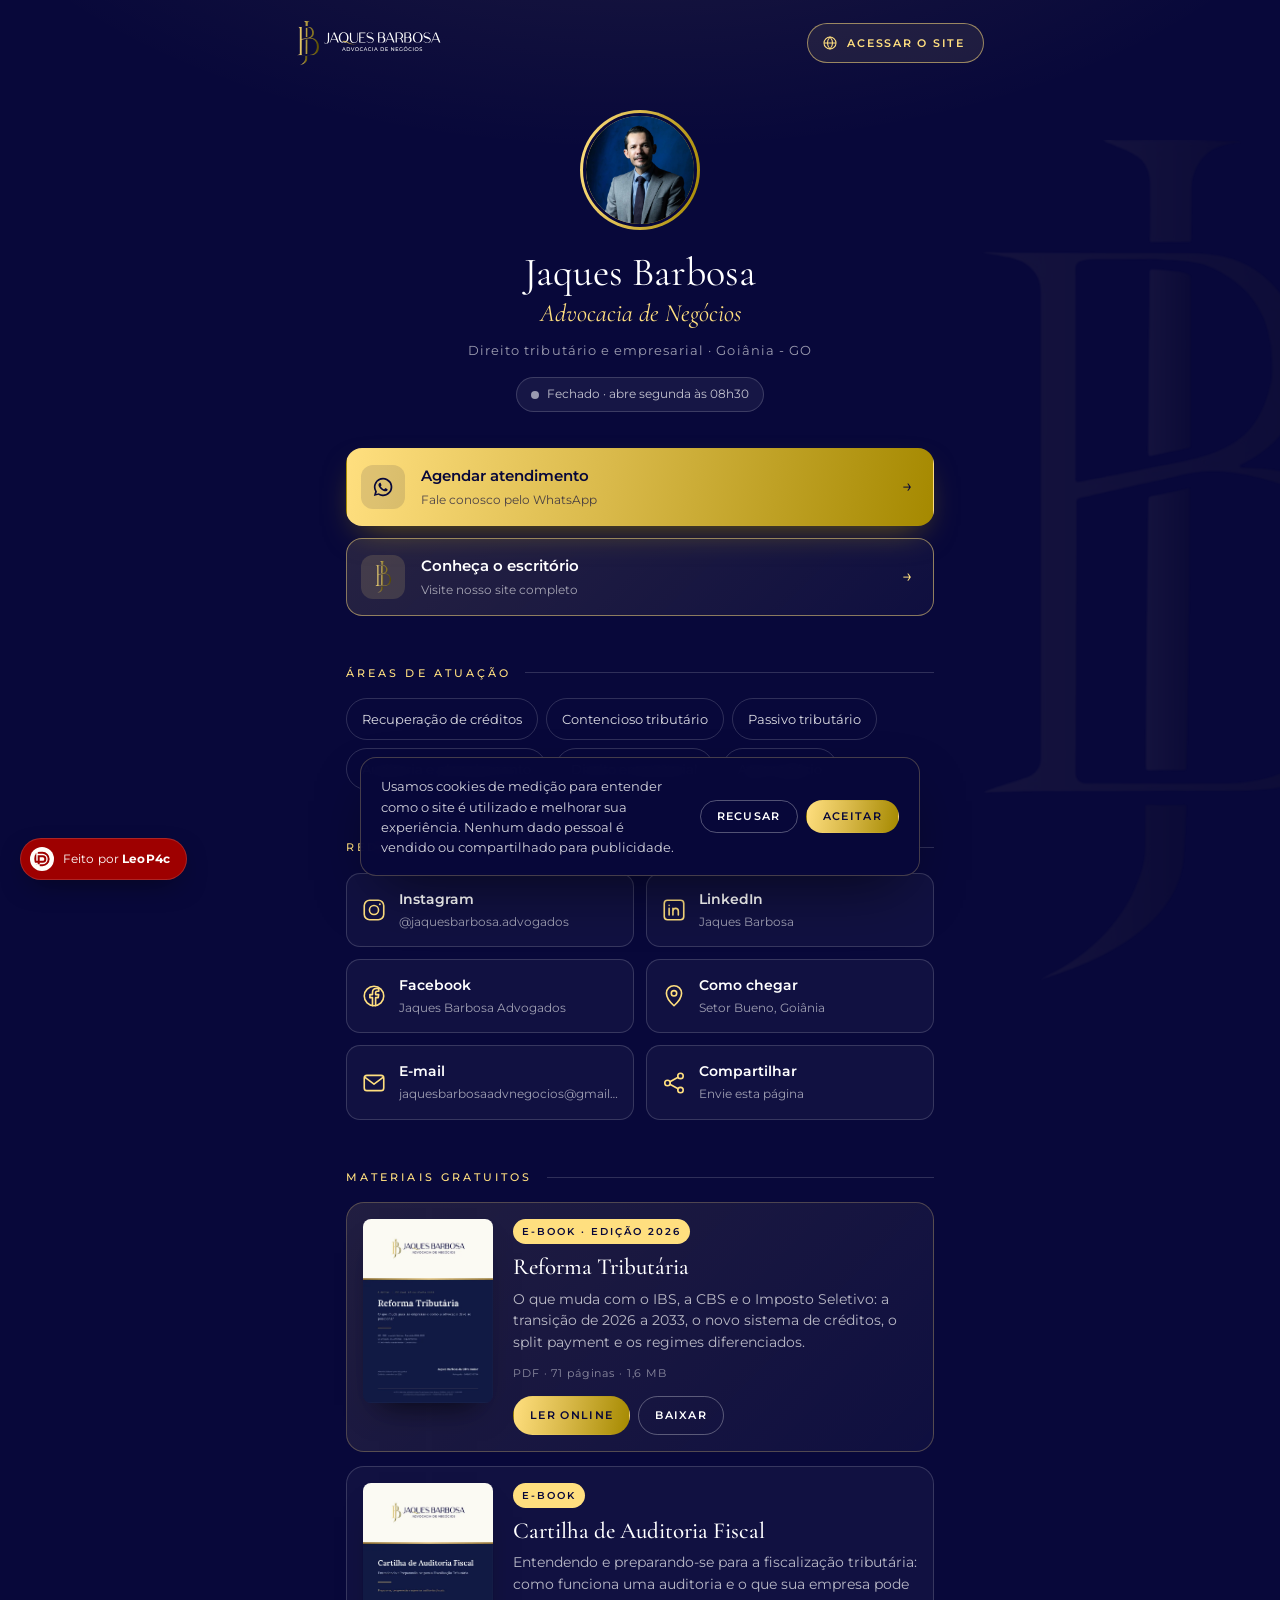
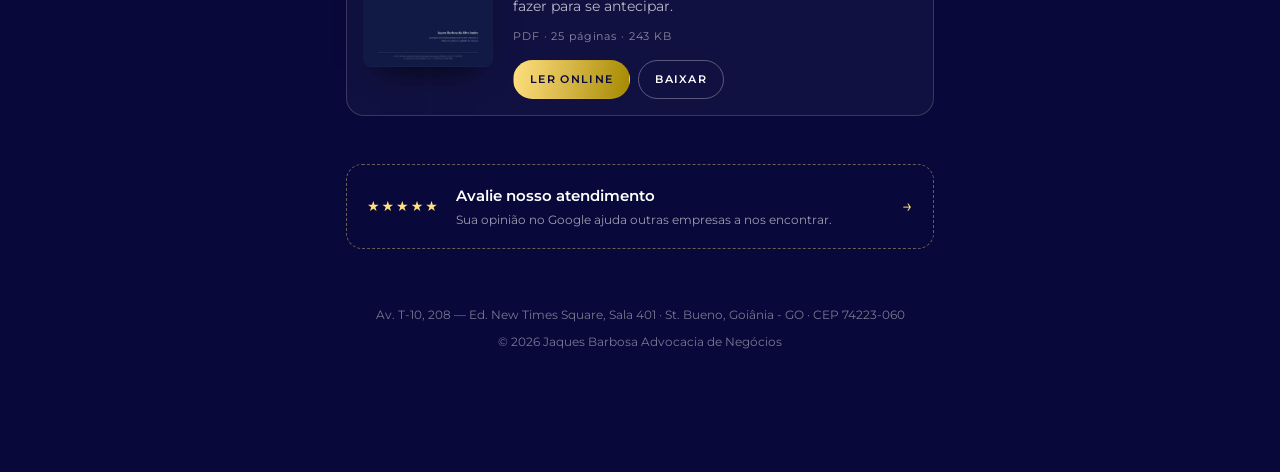
<file: links.html>
<!DOCTYPE html>
<html lang="pt-BR">
<head>
  <meta charset="UTF-8">
  <meta name="viewport" content="width=device-width, initial-scale=1.0">
  <title>Redes e Materiais | Jaques Barbosa Advocacia de Negócios</title>
  <meta name="description" content="Redes sociais, contato e materiais gratuitos da Jaques Barbosa Advocacia de Negócios, como o e-book Reforma Tributária e a Cartilha de Auditoria Fiscal.">
  <meta name="theme-color" content="#08083A">

  <link rel="canonical" href="https://jaquesbarbosaadvocacia.com.br/links">
  <script>
    // Mostra a URL limpa (/links) mesmo quando acessada como /links.html
    if (/\/links\.html$/.test(location.pathname) && location.protocol === 'https:') {
      history.replaceState(null, '', '/links' + location.search + location.hash);
    }
  </script>
  <meta property="og:type" content="website">
  <meta property="og:site_name" content="Jaques Barbosa Advocacia de Negócios">
  <meta property="og:url" content="https://jaquesbarbosaadvocacia.com.br/links">
  <meta property="og:title" content="Jaques Barbosa | Redes e Materiais">
  <meta property="og:description" content="Contato, redes sociais e materiais gratuitos sobre direito tributário.">
  <meta property="og:image" content="https://jaquesbarbosaadvocacia.com.br/assets/img/og-image.jpg">
  <meta name="twitter:card" content="summary_large_image">

  <link rel="icon" type="image/png" href="assets/img/favicon.png">
  <link rel="apple-touch-icon" href="assets/img/favicon.png">

  <link rel="preconnect" href="https://fonts.googleapis.com">
  <link rel="preconnect" href="https://fonts.gstatic.com" crossorigin>
  <link href="https://fonts.googleapis.com/css2?family=Cormorant+Garamond:ital,wght@0,400;0,500;0,600;1,400;1,500&family=Montserrat:wght@300;400;500;600&display=swap" rel="stylesheet">

  <link rel="stylesheet" href="assets/css/style.css?v=7">
  <link rel="stylesheet" href="assets/css/links.css?v=5">
</head>
<body class="links-page is-loaded">

  <header class="lp-top">
    <a href="/" class="lp-top__logo" aria-label="Ir para o site">
      <img src="assets/img/logo-h-light.svg" alt="Jaques Barbosa Advocacia de Negócios" width="170" height="54">
    </a>
    <a href="/" class="lp-top__site">
      <svg viewBox="0 0 24 24" aria-hidden="true"><circle cx="12" cy="12" r="9"/><path d="M3 12h18M12 3c2.5 2.6 3.8 5.6 3.8 9s-1.3 6.4-3.8 9c-2.5-2.6-3.8-5.6-3.8-9S9.5 5.6 12 3Z"/></svg>
      <span>Acessar o site</span>
    </a>
  </header>

  <main class="lp">

    <!-- Perfil -->
    <section class="lp-profile lp-in">
      <div class="lp-profile__photo">
        <img src="assets/img/jaques-retrato.webp" alt="Jaques Barbosa da Silva Júnior" width="120" height="120">
      </div>
      <h1 class="lp-profile__name">Jaques Barbosa <em>Advocacia de Negócios</em></h1>
      <p class="lp-profile__bio">Direito tributário e empresarial · Goiânia - GO</p>
      <!-- Preenchido pelo script conforme o horário de Brasília -->
      <p class="lp-status" id="lpStatus" hidden><span class="lp-status__dot"></span><span id="lpStatusText"></span></p>
    </section>

    <!-- Ações principais -->
    <section class="lp-actions" aria-label="Contato">
      <a class="lp-btn lp-btn--gold lp-in" href="https://wa.me/556236373859?text=Ol%C3%A1%21%20Vim%20atrav%C3%A9s%20do%20site%20da%20Jaques%20Barbosa%20Advocacia%20de%20Neg%C3%B3cios%20e%20gostaria%20de%20agendar%20um%20atendimento." target="_blank" rel="noopener">
        <span class="lp-btn__icon"><svg viewBox="0 0 24 24"><path d="M12 2a10 10 0 0 0-8.66 15l-1.3 4.8 4.9-1.28A10 10 0 1 0 12 2Zm0 18.2a8.2 8.2 0 0 1-4.18-1.14l-.3-.18-2.9.76.78-2.83-.2-.3A8.2 8.2 0 1 1 12 20.2Zm4.5-6.14c-.25-.12-1.46-.72-1.69-.8-.22-.08-.39-.12-.55.13-.16.24-.64.8-.78.96-.14.17-.29.19-.53.06a6.7 6.7 0 0 1-1.97-1.22 7.4 7.4 0 0 1-1.37-1.7c-.14-.25 0-.38.11-.5l.37-.43c.12-.15.16-.25.24-.41.08-.17.04-.31-.02-.43l-.75-1.82c-.2-.48-.4-.41-.55-.42h-.47a.9.9 0 0 0-.66.3 2.75 2.75 0 0 0-.86 2.05c0 1.21.88 2.38 1 2.54.13.17 1.74 2.65 4.2 3.72.59.25 1.05.4 1.4.52.6.19 1.13.16 1.55.1.48-.07 1.46-.6 1.67-1.17.2-.58.2-1.07.14-1.17-.06-.1-.22-.17-.47-.29Z"/></svg></span>
        <span class="lp-btn__text"><strong>Agendar atendimento</strong><small>Fale conosco pelo WhatsApp</small></span>
        <span class="lp-btn__arrow" aria-hidden="true">→</span>
      </a>
      <a class="lp-btn lp-btn--site lp-in" href="/">
        <span class="lp-btn__icon"><img src="assets/img/monograma.png" alt=""></span>
        <span class="lp-btn__text"><strong>Conheça o escritório</strong><small>Visite nosso site completo</small></span>
        <span class="lp-btn__arrow" aria-hidden="true">→</span>
      </a>
    </section>

    <!-- Áreas de atuação -->
    <section class="lp-block" aria-labelledby="areas-title">
      <h2 class="lp-block__title lp-in" id="areas-title">Áreas de atuação</h2>
      <ul class="lp-chips lp-in">
        <li><a href="/#atuacao">Recuperação de créditos</a></li>
        <li><a href="/#atuacao">Contencioso tributário</a></li>
        <li><a href="/#atuacao">Passivo tributário</a></li>
        <li><a href="/#atuacao">Auditoria e planejamento</a></li>
        <li><a href="/#atuacao">Direito empresarial</a></li>
        <li><a href="/#atuacao">Agronegócio</a></li>
      </ul>
    </section>

    <!-- Redes sociais -->
    <section class="lp-block" aria-labelledby="redes-title">
      <h2 class="lp-block__title lp-in" id="redes-title">Redes sociais</h2>
      <div class="lp-socials">
        <a class="lp-social lp-in" href="https://www.instagram.com/jaquesbarbosa.advogados/" target="_blank" rel="noopener">
          <svg viewBox="0 0 24 24"><rect x="3" y="3" width="18" height="18" rx="5"/><circle cx="12" cy="12" r="4.2"/><circle cx="17.4" cy="6.6" r=".9" class="fill"/></svg>
          <span><strong>Instagram</strong><small>@jaquesbarbosa.advogados</small></span>
        </a>
        <a class="lp-social lp-in" href="https://www.linkedin.com/in/jaques-barbosa-advocacia-de-neg%C3%B3cios-a8b394327/" target="_blank" rel="noopener">
          <svg viewBox="0 0 24 24"><rect x="3" y="3" width="18" height="18" rx="3"/><path d="M7.5 10.5v6M7.5 7.6v.1M11 16.5v-6M11 13.2c0-1.6 1-2.7 2.5-2.7s2.5 1 2.5 2.7v3.3"/></svg>
          <span><strong>LinkedIn</strong><small>Jaques Barbosa</small></span>
        </a>
        <a class="lp-social lp-in" href="https://www.facebook.com/jaquesbarbosaadvogados" target="_blank" rel="noopener">
          <svg viewBox="0 0 24 24"><circle cx="12" cy="12" r="9"/><path d="M13.5 21v-7.5h2.4l.4-2.8h-2.8V9c0-.8.3-1.4 1.4-1.4h1.5V5.2a19 19 0 0 0-2.2-.1c-2.2 0-3.6 1.3-3.6 3.7v1.9H8.2v2.8h2.4V21"/></svg>
          <span><strong>Facebook</strong><small>Jaques Barbosa Advogados</small></span>
        </a>
        <a class="lp-social lp-in" href="https://maps.app.goo.gl/pQSDFs5QAfqtukLB7" target="_blank" rel="noopener">
          <svg viewBox="0 0 24 24"><path d="M12 21s-7-6.2-7-11.5a7 7 0 0 1 14 0C19 14.8 12 21 12 21Z"/><circle cx="12" cy="9.5" r="2.5"/></svg>
          <span><strong>Como chegar</strong><small>Setor Bueno, Goiânia</small></span>
        </a>
        <a class="lp-social lp-in" href="mailto:jaquesbarbosaadvnegocios@gmail.com">
          <svg viewBox="0 0 24 24"><rect x="3" y="5" width="18" height="14" rx="2.5"/><path d="m4 7 8 6 8-6"/></svg>
          <span><strong>E-mail</strong><small>jaquesbarbosaadvnegocios@gmail.com</small></span>
        </a>
        <button type="button" class="lp-social lp-in" id="lpShare">
          <svg viewBox="0 0 24 24"><circle cx="18" cy="5.5" r="2.5"/><circle cx="6" cy="12" r="2.5"/><circle cx="18" cy="18.5" r="2.5"/><path d="m8.2 10.8 7.6-4.1M8.2 13.2l7.6 4.1"/></svg>
          <span><strong>Compartilhar</strong><small id="lpShareText">Envie esta página</small></span>
        </button>
      </div>
    </section>

    <!-- Materiais -->
    <section class="lp-block" id="materiais" aria-labelledby="materiais-title">
      <h2 class="lp-block__title lp-in" id="materiais-title">Materiais gratuitos</h2>

      <article class="lp-doc lp-doc--feature lp-in">
        <a class="lp-doc__cover" href="assets/docs/ebook-reforma-tributaria.pdf" target="_blank" rel="noopener" aria-label="Ler o e-book Reforma Tributária">
          <img src="assets/img/capa-ebook-reforma.webp" alt="Capa do e-book Reforma Tributária" loading="lazy">
        </a>
        <div class="lp-doc__body">
          <span class="lp-doc__tag">E-book · Edição 2026</span>
          <h3>Reforma Tributária</h3>
          <p>O que muda com o IBS, a CBS e o Imposto Seletivo: a transição de 2026 a 2033, o novo sistema de créditos, o split payment e os regimes diferenciados.</p>
          <span class="lp-doc__meta">PDF · 71 páginas · 1,6 MB</span>
          <div class="lp-doc__actions">
            <a class="lp-mini lp-mini--gold" href="assets/docs/ebook-reforma-tributaria.pdf" target="_blank" rel="noopener">Ler online</a>
            <a class="lp-mini" href="assets/docs/ebook-reforma-tributaria.pdf" download="Reforma Tributária - Jaques Barbosa.pdf">Baixar</a>
          </div>
        </div>
      </article>

      <article class="lp-doc lp-in">
        <a class="lp-doc__cover" href="assets/docs/cartilha-auditoria-fiscal.pdf?v=2" target="_blank" rel="noopener" aria-label="Ler a Cartilha de Auditoria Fiscal">
          <img src="assets/img/capa-cartilha.webp?v=2" alt="Capa da Cartilha de Auditoria Fiscal" loading="lazy">
        </a>
        <div class="lp-doc__body">
          <span class="lp-doc__tag">E-book</span>
          <h3>Cartilha de Auditoria Fiscal</h3>
          <p>Entendendo e preparando-se para a fiscalização tributária: como funciona uma auditoria e o que sua empresa pode fazer para se antecipar.</p>
          <span class="lp-doc__meta">PDF · 25 páginas · 243 KB</span>
          <div class="lp-doc__actions">
            <a class="lp-mini lp-mini--gold" href="assets/docs/cartilha-auditoria-fiscal.pdf?v=2" target="_blank" rel="noopener">Ler online</a>
            <a class="lp-mini" href="assets/docs/cartilha-auditoria-fiscal.pdf?v=2" download="Cartilha de Auditoria Fiscal - Jaques Barbosa.pdf">Baixar</a>
          </div>
        </div>
      </article>
    </section>

    <!-- Avaliação -->
    <section class="lp-block">
      <a class="lp-review lp-in" href="https://g.page/r/CX9ZX0n5jGMmEAI/review" target="_blank" rel="noopener">
        <span class="lp-review__stars" aria-hidden="true">★★★★★</span>
        <span><strong>Avalie nosso atendimento</strong><small>Sua opinião no Google ajuda outras empresas a nos encontrar.</small></span>
        <span class="lp-btn__arrow" aria-hidden="true">→</span>
      </a>
    </section>

    <footer class="lp-footer">
      <p>Av. T-10, 208 — Ed. New Times Square, Sala 401 · St. Bueno, Goiânia - GO · CEP 74223-060</p>
      <p>© <span id="year"></span> Jaques Barbosa Advocacia de Negócios</p>
    </footer>
  </main>

  <!-- Badge do desenvolvedor -->
  <a href="https://leop4c.com.br" class="dev-badge" target="_blank" rel="noopener" aria-label="Site feito por LeoP4c — abrir leop4c.com.br">
    <svg class="dev-badge__logo" viewBox="400 214 1132 1062" aria-hidden="true">
      <path fill="currentColor" fill-rule="evenodd" d="M420 234H562V873H662V1014H420Z M420 1114H562V1256H420Z M662 234H1005A507 511 0 0 1 1005 1256H662V1114H1005A365 369 0 0 0 1005 376H662Z M662 476H1022A249 249 0 0 1 1271 725V765A249 249 0 0 1 1022 1014H804V1256H662Z M804 618V873H1022A107 107 0 0 0 1129 766V725A107 107 0 0 0 1022 618Z"/>
    </svg>
    <span>Feito por <strong>LeoP4c</strong></span>
  </a>

  <script>
    document.getElementById('year').textContent = new Date().getFullYear();

    // Status "Aberto agora / Fechado" no horário de Goiânia (Brasília)
    (() => {
      const parts = Object.fromEntries(new Intl.DateTimeFormat('en-US', {
        timeZone: 'America/Sao_Paulo', weekday: 'short', hour: '2-digit', minute: '2-digit', hourCycle: 'h23'
      }).formatToParts(new Date()).map(p => [p.type, p.value]));
      const day = ['Sun', 'Mon', 'Tue', 'Wed', 'Thu', 'Fri', 'Sat'].indexOf(parts.weekday);
      const min = +parts.hour * 60 + +parts.minute;
      const weekday = day >= 1 && day <= 5;
      const slots = [[510, 720], [810, 1080]]; // 08:30–12:00 e 13:30–18:00
      const open = weekday && slots.some(([a, b]) => min >= a && min < b);
      let text;
      if (open) {
        text = min < 720 ? 'Aberto agora · até 12h00' : 'Aberto agora · até 18h00';
      } else if (weekday && min >= 720 && min < 810) {
        text = 'Intervalo de almoço · retorna às 13h30';
      } else if (weekday && min < 510) {
        text = 'Fechado · abre hoje às 08h30';
      } else {
        text = (day === 5 || day === 6) ? 'Fechado · abre segunda às 08h30' : 'Fechado · abre amanhã às 08h30';
      }
      const el = document.getElementById('lpStatus');
      el.classList.toggle('is-open', open);
      document.getElementById('lpStatusText').textContent = text;
      el.hidden = false;
    })();

    // Compartilhar: menu nativo no celular, copiar link no computador
    document.getElementById('lpShare').addEventListener('click', async () => {
      const data = { title: 'Jaques Barbosa Advocacia de Negócios', url: location.href.split('#')[0] };
      const label = document.getElementById('lpShareText');
      try {
        if (navigator.share) { await navigator.share(data); return; }
        await navigator.clipboard.writeText(data.url);
        label.textContent = 'Link copiado!';
      } catch (e) {
        if (e && e.name === 'AbortError') return;
        label.textContent = data.url;
      }
      setTimeout(() => { label.textContent = 'Envie esta página'; }, 2500);
    });
    // entrada escalonada dos blocos
    document.querySelectorAll('.lp-in').forEach((el, i) => {
      el.style.animationDelay = `${0.08 + i * 0.06}s`;
    });
  </script>
  <script src="assets/js/analytics.js?v=2"></script>
</body>
</html>
</file>
<file: assets/css/style.css>
/* =========================================================
   Jaques Barbosa — Advocacia de Negócios
   Paleta oficial: #08083A · #000000 · #A58900 · gradiente #FFDF7F→#A58900
   ========================================================= */

:root {
  --navy: #08083A;
  --navy-2: #10104d;
  --navy-3: #1b1b62;
  --black: #000;
  --gold: #A58900;
  --gold-light: #FFDF7F;
  --gold-grad: linear-gradient(100deg, #FFDF7F 0%, #d9b94a 45%, #A58900 100%);
  --ink: #14142b;
  --ink-soft: #55556e;
  --paper: #ffffff;
  --paper-2: #f6f5f1;
  --line: rgba(8, 8, 58, .12);
  --line-light: rgba(255, 255, 255, .16);

  --serif: 'Cormorant Garamond', 'Times New Roman', serif;
  --sans: 'Montserrat', system-ui, -apple-system, sans-serif;

  --container: 1280px;
  --gutter: clamp(16px, 4vw, 48px);
  --radius: 14px;
  --ease: cubic-bezier(.22, 1, .36, 1);
  --header-h: 84px;
}

/* ---------- Reset ---------- */
*, *::before, *::after { box-sizing: border-box; margin: 0; padding: 0; }
html { scroll-behavior: smooth; -webkit-text-size-adjust: 100%; }
body {
  font-family: var(--sans);
  font-weight: 400;
  font-size: 16px;
  line-height: 1.7;
  color: var(--ink);
  background: var(--paper-2);
  -webkit-font-smoothing: antialiased;
  overflow-x: hidden;
}
body.is-loading { overflow: hidden; }
img { max-width: 100%; display: block; }
a { color: inherit; text-decoration: none; }
ul, ol { list-style: none; }
button { font: inherit; color: inherit; background: none; border: 0; cursor: pointer; }
em { font-style: italic; }
::selection { background: var(--gold); color: #fff; }

/* ---------- Utilitários ---------- */
.container { width: 100%; max-width: var(--container); margin: 0 auto; padding: 0 var(--gutter); }
.section { padding: clamp(80px, 12vw, 160px) 0; }
.center { text-align: center; }

.eyebrow {
  font-family: var(--sans);
  font-size: 12px;
  font-weight: 500;
  letter-spacing: .28em;
  text-transform: uppercase;
  color: var(--gold);
  margin-bottom: 20px;
  display: flex;
  align-items: center;
  gap: 14px;
}
.eyebrow::before { content: ''; width: 32px; height: 1px; background: currentColor; }
.eyebrow.center { justify-content: center; }

.section-title {
  font-family: var(--serif);
  font-weight: 400;
  font-size: clamp(36px, 5vw, 64px);
  line-height: 1.08;
  letter-spacing: -.01em;
  color: var(--navy);
  max-width: 18ch;
}
.section-title em { color: var(--gold); }
.section-title--light { color: #fff; }
.section-title--light em { color: var(--gold-light); }
.section-intro { color: var(--ink-soft); max-width: 46ch; font-size: 17px; }
.section-title + .section-intro { margin-top: 20px; }

.gold-text {
  background: var(--gold-grad);
  -webkit-background-clip: text;
  background-clip: text;
  color: transparent;
  padding-right: .08em;
}

.btn {
  display: inline-flex;
  align-items: center;
  justify-content: center;
  gap: 10px;
  padding: 16px 30px;
  font-family: var(--sans);
  font-size: 13px;
  font-weight: 600;
  letter-spacing: .14em;
  text-transform: uppercase;
  border-radius: 100px;
  transition: transform .4s var(--ease), background .3s, color .3s, box-shadow .4s;
  white-space: nowrap;
}
.btn:hover { transform: translateY(-2px); }
.btn--gold { background: var(--gold-grad); color: var(--navy); box-shadow: 0 10px 30px -10px rgba(165, 137, 0, .6); }
.btn--gold:hover { box-shadow: 0 16px 40px -10px rgba(165, 137, 0, .8); }
.btn--ghost { border: 1px solid rgba(255, 255, 255, .5); color: #fff; }
.btn--ghost:hover { background: #fff; color: var(--navy); }
.btn--navy { background: var(--navy); color: #fff; }
.btn--navy:hover { background: var(--navy-3); }
.btn--sm { padding: 12px 22px; font-size: 11px; }
.btn--block { width: 100%; }

/* ---------- Preloader ---------- */
.preloader {
  position: fixed; inset: 0; z-index: 1000;
  background: var(--navy);
  display: grid; place-items: center;
  transition: transform 1.1s var(--ease);
}
.preloader__inner { display: flex; flex-direction: column; align-items: center; gap: 22px; }
.preloader__mono {
  width: 64px;
  opacity: 0;
  transform: translateY(20px) scale(.92);
  animation: monoIn 1s var(--ease) .2s forwards;
}
.preloader__name { text-align: center; }
.preloader__line { display: block; overflow: hidden; }
.preloader__line > span {
  display: inline-block;
  transform: translateY(110%);
  font-family: var(--serif);
  font-size: clamp(28px, 4vw, 44px);
  letter-spacing: .06em;
  text-transform: uppercase;
  color: #fff;
  animation: lineUp 1s var(--ease) .7s forwards;
}
.preloader__line--sub > span {
  font-family: var(--sans);
  font-size: 11px;
  letter-spacing: .42em;
  color: var(--gold-light);
  margin-top: 8px;
  animation-delay: .9s;
}
body.is-loaded .preloader { transform: translateY(-100%); }
body.is-loaded .preloader__inner { opacity: 0; transition: opacity .4s; }

@keyframes monoIn { to { opacity: 1; transform: none; } }
@keyframes lineUp { to { transform: none; } }

/* ---------- Header ---------- */
.header {
  position: fixed; top: 0; left: 0; right: 0; z-index: 100;
  height: var(--header-h);
  transition: background .5s var(--ease), height .5s var(--ease), transform .5s var(--ease), box-shadow .5s;
}
.header__inner {
  height: 100%;
  max-width: 1440px; margin: 0 auto;
  padding: 0 var(--gutter);
  display: flex; align-items: center; justify-content: space-between; gap: 24px;
}
.header__logo img { height: 54px; width: auto; transition: height .5s var(--ease); }
.header.is-scrolled {
  --header-h: 70px;
  background: rgba(8, 8, 58, .92);
  backdrop-filter: blur(14px);
  -webkit-backdrop-filter: blur(14px);
  box-shadow: 0 10px 30px -20px rgba(0, 0, 0, .6);
}
.header.is-scrolled .header__logo img { height: 44px; }
.header.is-hidden { transform: translateY(-100%); }

.nav__list { display: flex; gap: clamp(20px, 3vw, 44px); }
.nav__list a {
  position: relative;
  font-size: 12px; font-weight: 500; letter-spacing: .18em; text-transform: uppercase;
  color: #fff;
  padding: 6px 0;
}
.nav__list a::after {
  content: ''; position: absolute; left: 0; bottom: 0; height: 1px; width: 100%;
  background: var(--gold-light);
  transform: scaleX(0); transform-origin: right;
  transition: transform .5s var(--ease);
}
.nav__list a:hover::after, .nav__list a.is-active::after { transform: scaleX(1); transform-origin: left; }
.nav__list { align-items: center; }
.nav__list a { white-space: nowrap; }
@media (max-width: 1180px) and (min-width: 901px) {
  .nav__list { gap: 22px; }
  .nav__list a { letter-spacing: .12em; }
  .header__logo img { height: 46px; }
}
.nav__list a.nav__icon {
  display: inline-flex; align-items: center; justify-content: center;
  width: 34px; height: 34px; padding: 0;
  border: 1px solid rgba(255, 255, 255, .28); border-radius: 50%;
  transition: color .3s, border-color .3s, background .3s;
}
.nav__list a.nav__icon::after { display: none; }
.nav__list a.nav__icon:hover { color: var(--gold-light); border-color: var(--gold-light); background: rgba(255, 223, 127, .08); }
.nav__icon-label { position: absolute; width: 1px; height: 1px; overflow: hidden; clip: rect(0 0 0 0); white-space: nowrap; }

.header__actions { display: flex; align-items: center; gap: 16px; }
.menu-btn { display: none; width: 44px; height: 44px; position: relative; }
.menu-btn span {
  position: absolute; left: 10px; right: 10px; height: 1.5px; background: #fff;
  transition: transform .5s var(--ease), top .5s var(--ease);
}
.menu-btn span:first-child { top: 17px; }
.menu-btn span:last-child { top: 26px; }
.menu-open .menu-btn span:first-child { top: 21px; transform: rotate(45deg); }
.menu-open .menu-btn span:last-child { top: 21px; transform: rotate(-45deg); }

/* ---------- Hero ---------- */
.hero { position: relative; height: 100vh; height: 100svh; min-height: 620px; background: var(--paper-2); }
.hero__frame {
  position: absolute; inset: 0;
  overflow: hidden;
  background: var(--navy);
  will-change: clip-path;
}
.hero__slides, .hero__slide { position: absolute; inset: 0; }
.hero__slide {
  background-size: cover; background-position: center;
  opacity: 0;
  transform: scale(1.12);
  transition: opacity 1.6s ease, transform 8s linear;
}
.hero__slide.is-active { opacity: 1; transform: scale(1.02); }
.hero__shade {
  position: absolute; inset: 0;
  background:
    linear-gradient(180deg, rgba(8, 8, 58, .55) 0%, rgba(8, 8, 58, 0) 28%),
    linear-gradient(0deg, rgba(5, 5, 35, .92) 0%, rgba(8, 8, 58, .45) 45%, rgba(8, 8, 58, .1) 75%),
    linear-gradient(90deg, rgba(8, 8, 58, .55) 0%, rgba(8, 8, 58, 0) 60%);
}
.hero__content {
  position: absolute; left: 0; right: 0; bottom: 0;
  max-width: 1440px; margin: 0 auto;
  padding: 0 var(--gutter) clamp(48px, 8vh, 96px);
  color: #fff;
}
.hero__eyebrow { color: var(--gold-light); }
.hero__title {
  font-family: var(--serif);
  font-weight: 400;
  font-size: clamp(48px, 7.6vw, 120px);
  line-height: .98;
  letter-spacing: -.02em;
  margin-bottom: 28px;
}
/* padding extra para não cortar acentos (é, í, ó) nem descendentes (g, p, q) */
.hero__title .line { display: block; overflow: hidden; padding: .12em 0 .2em; margin: -.12em 0 -.2em; }
.hero__title .line > span { display: inline-block; transform: translateY(105%); transition: transform 1.3s var(--ease); }
.hero__title .line:nth-child(2) > span { transition-delay: .12s; }
.hero__title .line:nth-child(3) > span { transition-delay: .24s; }
.hero__title em { font-weight: 400; }
.hero__lead { max-width: 44ch; font-size: clamp(15px, 1.3vw, 18px); font-weight: 300; opacity: .9; margin-bottom: 36px; }
.hero__buttons { display: flex; flex-wrap: wrap; gap: 14px; }

.reveal-hero { opacity: 0; transform: translateY(24px); transition: opacity 1s var(--ease), transform 1s var(--ease); }
.hero__lead.reveal-hero { transition-delay: .45s; }
.hero__buttons.reveal-hero { transition-delay: .6s; }
.hero__card.reveal-hero { transition-delay: .8s; }
body.is-loaded .hero__title .line > span,
body.is-loaded .reveal-hero { transform: none; opacity: 1; }
body.is-loaded .hero__eyebrow { opacity: 1; transform: none; }

.hero__card {
  position: absolute; right: var(--gutter); bottom: clamp(48px, 8vh, 96px);
  width: 300px;
  display: grid; grid-template-columns: 92px 1fr auto; align-items: center; gap: 16px;
  padding: 12px 18px 12px 12px;
  background: rgba(255, 255, 255, .1);
  border: 1px solid var(--line-light);
  backdrop-filter: blur(16px); -webkit-backdrop-filter: blur(16px);
  border-radius: var(--radius);
  color: #fff;
}
.hero__card:hover { background: rgba(255, 255, 255, .18); }
.hero__card-img { width: 92px; height: 72px; border-radius: 8px; background-size: cover; background-position: center; }
.hero__card-body { display: flex; flex-direction: column; gap: 4px; min-width: 0; }
.hero__card-label { font-size: 10px; letter-spacing: .22em; text-transform: uppercase; color: var(--gold-light); }
.hero__card-title { font-family: var(--serif); font-size: 19px; line-height: 1.15; transition: opacity .4s; }
.hero__card-arrow { font-size: 18px; transition: transform .4s var(--ease); }
.hero__card:hover .hero__card-arrow { transform: translateX(4px); }

.hero__progress {
  position: absolute; top: 50%; right: var(--gutter);
  display: flex; flex-direction: column; gap: 10px;
  transform: translateY(-50%);
}
.hero__progress span { width: 2px; height: 28px; background: rgba(255, 255, 255, .25); position: relative; overflow: hidden; }
.hero__progress span::after {
  content: ''; position: absolute; inset: 0; background: var(--gold-light);
  transform: scaleY(0); transform-origin: top;
}
.hero__progress span.is-active::after { animation: progress 6s linear forwards; }
@keyframes progress { to { transform: scaleY(1); } }

/* ---------- Reveal on scroll ---------- */
.reveal { opacity: 0; transform: translateY(40px); transition: opacity 1.1s var(--ease), transform 1.1s var(--ease); }
.reveal.is-in { opacity: 1; transform: none; }

/* ---------- Manifesto ---------- */
.manifesto { text-align: center; }
.manifesto__title {
  font-family: var(--serif); font-weight: 400;
  font-size: clamp(40px, 6.4vw, 96px);
  line-height: 1.02; letter-spacing: -.02em;
  color: var(--navy);
  margin-bottom: clamp(40px, 6vw, 72px);
}
.manifesto__title em { color: var(--gold); }
.manifesto__text {
  font-family: var(--serif);
  font-size: clamp(24px, 3vw, 40px);
  line-height: 1.4;
  color: var(--ink);
  max-width: 26ch; max-width: 900px; margin: 0 auto;
}
.manifesto__text em { color: var(--gold); }
.inline-img {
  display: inline-block;
  width: 1.9em; height: 1em;
  border-radius: 100px;
  background-size: cover; background-position: center;
  vertical-align: -0.12em;
  margin: 0 .1em;
  transition: width .6s var(--ease);
}
.inline-img:hover { width: 3em; }

/* ---------- Números ---------- */
.numbers { background: var(--navy); color: #fff; padding: clamp(64px, 8vw, 110px) 0; position: relative; overflow: hidden; }
.numbers::before {
  content: ''; position: absolute; right: -6%; top: 50%; width: 360px; height: 720px;
  background: url('../img/monograma.png') center/contain no-repeat;
  opacity: .06; transform: translateY(-50%);
}
.numbers__grid { display: grid; grid-template-columns: repeat(4, 1fr); position: relative; }
.number { padding: 8px clamp(16px, 3vw, 40px); border-left: 1px solid var(--line-light); }
.number:first-child { border-left: 0; padding-left: 0; }
.number__value {
  display: block;
  font-family: var(--serif);
  font-size: clamp(52px, 6vw, 88px);
  line-height: 1;
  background: var(--gold-grad);
  -webkit-background-clip: text; background-clip: text; color: transparent;
  margin-bottom: 14px;
}
.number__label { font-size: 12px; letter-spacing: .2em; text-transform: uppercase; color: rgba(255, 255, 255, .7); }

/* ---------- Áreas ---------- */
/* Seções escuras como "folhas": entram arredondadas e com recuo e se expandem
   ao ocupar a tela (o JS ajusta --sheet-inset / --sheet-radius conforme a rolagem) */
.sheet {
  --sheet-inset: 0px;
  --sheet-radius: 0px;
  clip-path: inset(0 var(--sheet-inset) round var(--sheet-radius));
  will-change: clip-path;
}

/* Smooth scroll (Lenis) */
html.lenis, html.lenis body { height: auto; }
.lenis.lenis-smooth { scroll-behavior: auto !important; }
.lenis.lenis-stopped { overflow: hidden; }
.section-head { margin-bottom: clamp(48px, 7vw, 88px); }
.section-head--split { display: flex; justify-content: space-between; align-items: flex-end; gap: 40px; flex-wrap: wrap; }
.areas__layout { display: grid; grid-template-columns: 5fr 7fr; gap: clamp(32px, 6vw, 96px); align-items: start; }
.areas__preview {
  position: sticky; top: 110px;
  aspect-ratio: 4 / 5;
  border-radius: var(--radius);
  overflow: hidden;
  background: var(--navy);
}
.areas__preview-img {
  position: absolute; inset: 0;
  background-size: cover; background-position: center;
  opacity: 0; transform: scale(1.08);
  transition: opacity .8s var(--ease), transform 1.4s var(--ease);
}
.areas__preview-img.is-active { opacity: 1; transform: none; }

.areas__list { border-top: 1px solid var(--line); }
.area { border-bottom: 1px solid var(--line); }
.area__head {
  width: 100%;
  display: grid; grid-template-columns: 56px 1fr 28px; align-items: center; gap: 12px;
  padding: 30px 0;
  text-align: left;
}
.area__num { font-size: 12px; letter-spacing: .2em; color: var(--gold); font-weight: 500; }
.area__name {
  font-family: var(--serif);
  font-size: clamp(24px, 2.6vw, 36px);
  line-height: 1.15;
  color: var(--navy);
  transition: transform .5s var(--ease), color .3s;
}
.area__head:hover .area__name { transform: translateX(8px); }
.area__icon { position: relative; width: 20px; height: 20px; justify-self: end; }
.area__icon::before, .area__icon::after {
  content: ''; position: absolute; left: 0; right: 0; top: 50%; height: 1.5px; background: var(--navy);
  transition: transform .5s var(--ease);
}
.area__icon::after { transform: rotate(90deg); }
.area.is-open .area__icon::after { transform: rotate(0); }
.area.is-open .area__name { color: var(--gold); }
.area__body { display: grid; grid-template-rows: 0fr; transition: grid-template-rows .6s var(--ease); }
.area__body > div { overflow: hidden; }
.area__body p { padding: 0 0 32px 68px; color: var(--ink-soft); max-width: 60ch; }
.area.is-open .area__body { grid-template-rows: 1fr; }
.area__body p:has(+ .area__cta) { padding-bottom: 16px; }
.area__cta {
  display: inline-flex; align-items: center; gap: 8px;
  margin: 0 0 32px 68px; padding-bottom: 3px;
  font-size: 12px; font-weight: 600; letter-spacing: .14em; text-transform: uppercase;
  color: var(--navy); border-bottom: 1px solid var(--gold);
  transition: gap .3s var(--ease), color .3s;
}
.area__cta:hover { gap: 14px; color: var(--gold); }

/* ---------- Fundador ---------- */
.founder { background: var(--navy); color: rgba(255, 255, 255, .82); position: relative; overflow: clip; } /* clip (não hidden) para o position: sticky funcionar */
.founder__grid { display: grid; grid-template-columns: 5fr 6fr; gap: clamp(40px, 7vw, 120px); align-items: start; }
.founder__aside { position: sticky; top: 110px; }
.founder__photo { position: relative; aspect-ratio: 4 / 5; border-radius: var(--radius); overflow: hidden; }
.founder__img { position: absolute; inset: -8% 0; background-size: cover; background-position: center 30%; }
.founder__badge {
  position: absolute; left: 20px; right: 20px; bottom: 20px;
  display: flex; align-items: center; gap: 14px;
  padding: 14px 18px;
  background: rgba(8, 8, 58, .55);
  border: 1px solid var(--line-light);
  backdrop-filter: blur(14px); -webkit-backdrop-filter: blur(14px);
  border-radius: 10px;
  color: rgba(255, 255, 255, .8); font-size: 13px; line-height: 1.3;
}
.founder__badge img { width: 22px; }
.founder__badge strong { display: block; font-family: var(--serif); font-weight: 500; font-size: 20px; color: var(--gold-light); letter-spacing: .04em; }

.founder__content > p { margin-bottom: 18px; max-width: 56ch; }
.founder__content .section-title { margin-bottom: 10px; max-width: 14ch; }
.founder__role { font-size: 12px; letter-spacing: .24em; text-transform: uppercase; color: var(--gold-light); margin-bottom: 32px !important; }
.founder__lead { font-family: var(--serif); font-size: clamp(22px, 2.2vw, 28px); line-height: 1.35; color: #fff; }
.founder__subtitle {
  font-family: var(--sans); font-weight: 500;
  font-size: 11px; letter-spacing: .28em; text-transform: uppercase;
  color: var(--gold-light);
  margin: 64px 0 8px;
}

/* credenciais */
.credentials {
  display: grid; grid-template-columns: repeat(3, 1fr);
  margin-top: 40px;
  border-top: 1px solid var(--line-light); border-bottom: 1px solid var(--line-light);
}
.credentials li { padding: 24px 20px 22px; border-left: 1px solid var(--line-light); }
.credentials li:first-child { border-left: 0; padding-left: 0; }
.credentials__value {
  display: block; font-family: var(--serif); font-size: clamp(34px, 3.4vw, 46px); line-height: 1; margin-bottom: 10px;
  background: var(--gold-grad); -webkit-background-clip: text; background-clip: text; color: transparent;
}
.credentials__label { font-size: 13px; line-height: 1.45; color: rgba(255, 255, 255, .7); display: block; }

/* reconhecimentos */
.award {
  display: grid; grid-template-columns: 52px 1fr; gap: 20px; align-items: start;
  padding: 24px 0; border-bottom: 1px solid var(--line-light);
}
.award__icon {
  width: 52px; height: 52px; border-radius: 50%;
  display: grid; place-items: center;
  border: 1px solid rgba(255, 223, 127, .35);
  background: radial-gradient(circle at 30% 30%, rgba(255, 223, 127, .14), transparent 70%);
  transition: transform .6s var(--ease), border-color .4s;
}
.award__icon svg { width: 22px; height: 22px; fill: none; stroke: var(--gold-light); stroke-width: 1.4; stroke-linecap: round; stroke-linejoin: round; }
.award:hover .award__icon { transform: rotate(-8deg) scale(1.06); border-color: var(--gold-light); }
.award h4 { font-family: var(--serif); font-weight: 500; font-size: 24px; line-height: 1.2; color: #fff; margin-bottom: 6px; }
.award p { font-size: 15px; color: rgba(255, 255, 255, .7); max-width: 50ch; }

/* linha do tempo */
.roles { margin-top: 12px; }
.roles li {
  position: relative; padding: 14px 0 14px 26px;
  border-bottom: 1px solid var(--line-light);
  font-size: 15px; line-height: 1.55; color: rgba(255, 255, 255, .72);
}
.roles li:last-child { border-bottom: 0; }
.roles li::before { content: ''; position: absolute; left: 0; top: 25px; width: 12px; height: 1px; background: var(--gold-light); }
.roles strong { font-weight: 600; color: #fff; }
.roles span { color: var(--gold-light); font-size: 13px; letter-spacing: .04em; white-space: nowrap; }
.roles span::before { content: '· '; color: rgba(255, 255, 255, .35); }

.timeline { position: relative; margin-top: 16px; padding-left: 28px; }
.timeline::before { content: ''; position: absolute; left: 4px; top: 10px; bottom: 10px; width: 1px; background: linear-gradient(var(--gold-light), rgba(255, 223, 127, .1)); }
.timeline li { position: relative; display: grid; grid-template-columns: 90px 1fr; gap: 20px; align-items: baseline; padding: 16px 0; }
.timeline li::before {
  content: ''; position: absolute; left: -28px; top: 26px;
  width: 9px; height: 9px; border-radius: 50%;
  background: var(--navy); border: 1.5px solid var(--gold-light);
}
.timeline__year { font-family: var(--serif); font-size: 28px; line-height: 1; color: var(--gold-light); }
.timeline__text { color: #fff; }

/* ---------- Valores ---------- */
.values__grid { display: grid; grid-template-columns: repeat(4, 1fr); gap: 0; border-top: 1px solid var(--line); }
.value { padding: 40px 32px 8px 0; border-right: 1px solid var(--line); margin-right: 32px; }
.value:last-child { border-right: 0; margin-right: 0; }
.value__num { font-family: var(--serif); font-style: italic; font-size: 22px; color: var(--gold); }
.value h3 { font-family: var(--serif); font-weight: 500; font-size: 30px; color: var(--navy); margin: 18px 0 10px; }
.value p { color: var(--ink-soft); font-size: 15px; }

/* ---------- Galeria ---------- */
.gallery { padding-bottom: clamp(80px, 10vw, 140px); overflow: hidden; }
.gallery__track {
  display: flex; gap: 20px;
  padding-left: var(--gutter);
  will-change: transform;
}
.gallery__item {
  flex: 0 0 auto;
  height: clamp(280px, 42vw, 560px);
  aspect-ratio: 3 / 4;
  border-radius: var(--radius);
  overflow: hidden;
}
.gallery__item--wide { aspect-ratio: 3 / 2; }
.gallery__item img { width: 100%; height: 100%; object-fit: cover; transition: transform 1.2s var(--ease); }
.gallery__item:hover img { transform: scale(1.05); }
.gallery__caption { display: flex; gap: 40px; align-items: baseline; margin-top: 36px; flex-wrap: wrap; }
.gallery__text { font-family: var(--serif); font-size: clamp(22px, 2.4vw, 32px); color: var(--navy); max-width: 30ch; line-height: 1.3; }

/* ---------- CTA ---------- */
.cta { position: relative; overflow: hidden; color: #fff; text-align: center; padding: clamp(110px, 16vw, 220px) 0; }
.cta__bg { position: absolute; inset: -15% 0; background-size: cover; background-position: center; }
.cta::before { content: ''; position: absolute; inset: 0; background: rgba(8, 8, 58, .82); z-index: 1; }
.cta__inner { position: relative; z-index: 2; display: flex; flex-direction: column; align-items: center; gap: 28px; }
.cta__title { font-family: var(--serif); font-weight: 400; font-size: clamp(40px, 6vw, 88px); line-height: 1.02; letter-spacing: -.02em; max-width: 16ch; }
.cta p { max-width: 48ch; opacity: .85; }

/* ---------- Contato ---------- */
.contact__grid { display: grid; grid-template-columns: 1fr 1fr; gap: clamp(40px, 7vw, 120px); align-items: start; }
.contact__list { margin-top: 44px; display: grid; gap: 28px; }
.contact__list dt { font-size: 11px; letter-spacing: .24em; text-transform: uppercase; color: var(--gold); margin-bottom: 6px; font-weight: 500; }
.contact__list dd { font-size: 17px; color: var(--navy); line-height: 1.6; word-break: break-word; }
.contact__list a { border-bottom: 1px solid var(--line); transition: border-color .3s; }
.contact__list a:hover { border-color: var(--gold); }

.extra-card {
  display: grid; grid-template-columns: 56px 1fr auto; align-items: center; gap: 18px;
  margin-top: 40px; padding: 12px 22px 12px 12px;
  max-width: 420px;
  background: var(--paper);
  border: 1px solid var(--line);
  border-radius: var(--radius);
  transition: transform .5s var(--ease), box-shadow .5s var(--ease), border-color .3s;
}
.extra-card:hover { transform: translateY(-3px); box-shadow: 0 18px 36px -20px rgba(8, 8, 58, .35); border-color: rgba(165, 137, 0, .4); }
.extra-card img { width: 62px; height: 88px; object-fit: cover; border-radius: 6px; box-shadow: 0 8px 16px -8px rgba(0, 0, 0, .5); }
.extra-card span:nth-child(2) { display: flex; flex-direction: column; gap: 2px; }
.extra-card small { font-size: 10px; font-weight: 500; letter-spacing: .22em; text-transform: uppercase; color: var(--gold); }
.extra-card strong { font-family: var(--serif); font-weight: 500; font-size: 21px; line-height: 1.2; color: var(--navy); }
.extra-card__arrow { color: var(--gold); font-size: 18px; transition: transform .4s var(--ease); }
.extra-card:hover .extra-card__arrow { transform: translateX(4px); }

.contact__form {
  background: var(--paper);
  border-radius: var(--radius);
  padding: clamp(28px, 4vw, 52px);
  display: grid; gap: 22px;
}
.contact__form h3 { font-family: var(--serif); font-weight: 500; font-size: 32px; color: var(--navy); line-height: 1.1; }
.contact__form-note { font-size: 13px; color: var(--ink-soft); margin-top: -12px; }
.field { display: grid; gap: 8px; }
.field span { font-size: 11px; letter-spacing: .2em; text-transform: uppercase; color: var(--ink-soft); font-weight: 500; }
.field input, .field select, .field textarea {
  width: 100%;
  font: inherit; font-size: 16px; color: var(--ink);
  background: transparent;
  border: 0; border-bottom: 1px solid rgba(8, 8, 58, .25);
  padding: 10px 0;
  border-radius: 0;
  transition: border-color .3s;
  appearance: none; -webkit-appearance: none;
}
.field select {
  background-image: linear-gradient(45deg, transparent 50%, var(--navy) 50%), linear-gradient(135deg, var(--navy) 50%, transparent 50%);
  background-position: calc(100% - 12px) 55%, calc(100% - 6px) 55%;
  background-size: 6px 6px; background-repeat: no-repeat;
  padding-right: 28px;
}
.field textarea { resize: vertical; min-height: 100px; }
.field input:focus, .field select:focus, .field textarea:focus { outline: none; border-color: var(--gold); }
.field.has-error input, .field.has-error textarea { border-color: #b3261e; }

.map { margin-top: clamp(64px, 8vw, 110px); border-radius: var(--radius); overflow: hidden; height: 420px; background: var(--paper-2); }
.map iframe { width: 100%; height: 100%; border: 0; }

/* ---------- Footer ---------- */
.footer { background: var(--black); color: rgba(255, 255, 255, .65); padding: clamp(64px, 8vw, 100px) 0 96px; font-size: 14px; border-radius: clamp(24px, 4vw, 48px) clamp(24px, 4vw, 48px) 0 0; } /* espaço inferior livre para os botões flutuantes */
.footer__top { display: flex; justify-content: space-between; gap: 48px; flex-wrap: wrap; padding-bottom: 56px; border-bottom: 1px solid rgba(255, 255, 255, .12); }
.footer__logo { width: 240px; height: auto; }
.footer__cols { display: grid; grid-template-columns: repeat(4, auto); gap: clamp(32px, 5vw, 80px); }
.footer h4 { font-size: 11px; font-weight: 500; letter-spacing: .24em; text-transform: uppercase; color: var(--gold-light); margin-bottom: 18px; }
.footer li { margin-bottom: 10px; }
.footer a { transition: color .3s; }
.footer a:hover { color: #fff; }
.footer__bottom { display: flex; justify-content: space-between; gap: 16px; flex-wrap: wrap; padding-top: 28px; font-size: 12px; }

/* ---------- WhatsApp flutuante ---------- */
.wa-float {
  position: fixed; right: 20px; bottom: 20px; z-index: 90;
  width: 58px; height: 58px; border-radius: 50%;
  display: grid; place-items: center;
  background: var(--gold-grad); color: var(--navy);
  box-shadow: 0 12px 30px -8px rgba(0, 0, 0, .45);
  transform: scale(0); transition: transform .5s var(--ease);
}
.wa-float.is-visible { transform: scale(1); }
.wa-float:hover { transform: scale(1.08); }

/* ---------- Badge "Feito por LeoP4c" ---------- */
.dev-badge {
  --leo-red: #9E0000;
  --leo-cream: #FFFDFA;
  position: fixed; left: 20px; bottom: 20px; z-index: 90;
  display: inline-flex; align-items: center; gap: 9px;
  padding: 8px 16px 8px 9px;
  background: var(--leo-red);
  color: var(--leo-cream);
  border: 1px solid rgba(255, 255, 255, .14);
  border-radius: 100px;
  font-family: var(--sans);
  font-size: 12px; font-weight: 400; letter-spacing: .01em; line-height: 1;
  box-shadow: 0 10px 28px -10px rgba(0, 0, 0, .55);
  opacity: 0; transform: translateY(12px);
  transition: opacity .6s var(--ease), transform .6s var(--ease), background .3s, box-shadow .3s;
}
.dev-badge strong { font-weight: 700; }
.dev-badge__logo {
  width: 24px; height: 24px; padding: 4px;
  border-radius: 50%;
  background: var(--leo-cream); color: var(--leo-red);
  flex-shrink: 0;
}
body.is-loaded .dev-badge { opacity: 1; transform: none; }
.dev-badge:hover { background: #b30000; box-shadow: 0 14px 34px -10px rgba(158, 0, 0, .7); transform: translateY(-2px); }

/* Aviso de cookies */
.cookie-bar {
  position: fixed; left: 50%; bottom: 24px; z-index: 120;
  width: min(560px, calc(100% - 32px));
  display: flex; align-items: center; gap: 20px;
  padding: 18px 20px;
  background: rgba(8, 8, 58, .96); color: rgba(255, 255, 255, .82);
  border: 1px solid rgba(255, 223, 127, .25); border-radius: 16px;
  box-shadow: 0 24px 60px -20px rgba(0, 0, 0, .6);
  backdrop-filter: blur(10px);
  font-size: 13px; line-height: 1.55;
  opacity: 0; transform: translate(-50%, 16px); pointer-events: none;
  transition: opacity .5s var(--ease), transform .5s var(--ease);
}
.cookie-bar.is-visible { opacity: 1; transform: translate(-50%, 0); pointer-events: auto; }
.cookie-bar p { margin: 0; }
.cookie-bar__actions { display: flex; gap: 8px; flex-shrink: 0; }
.cookie-bar__btn {
  padding: 10px 16px; border-radius: 999px; cursor: pointer;
  font: 600 11px/1 var(--sans); letter-spacing: .12em; text-transform: uppercase;
  color: #fff; background: transparent; border: 1px solid rgba(255, 255, 255, .3);
  transition: border-color .3s, transform .3s;
}
.cookie-bar__btn:hover { border-color: #fff; transform: translateY(-1px); }
.cookie-bar__btn--gold { background: var(--gold-grad); color: var(--navy); border-color: transparent; }
@media (max-width: 560px) {
  .cookie-bar { flex-direction: column; align-items: stretch; gap: 14px; bottom: 90px; }
  .cookie-bar__actions .cookie-bar__btn { flex: 1; }
}

/* =========================================================
   Responsivo
   ========================================================= */
@media (max-width: 1080px) {
  .hero__card { display: none; }
  .numbers__grid { grid-template-columns: repeat(2, 1fr); row-gap: 48px; }
  .number:nth-child(3) { border-left: 0; padding-left: 0; }
  .values__grid { grid-template-columns: repeat(2, 1fr); }
  .value { margin-right: 0; padding: 36px 28px 28px 0; border-right: 0; border-bottom: 1px solid var(--line); }
  .value:nth-child(odd) { border-right: 1px solid var(--line); margin-right: 28px; }
}

@media (max-width: 900px) {
  :root { --header-h: 72px; }
  .header__logo img { height: 44px; }
  .header__cta { display: none; }
  .menu-btn { display: block; z-index: 2; }
  .nav {
    position: fixed; inset: 0;
    background: var(--navy);
    display: flex; align-items: center; justify-content: center;
    clip-path: inset(0 0 100% 0);
    transition: clip-path .8s var(--ease);
  }
  .menu-open .nav { clip-path: inset(0 0 0 0); }
  .nav__list { flex-direction: column; align-items: center; gap: 28px; }
  .nav__list a { font-family: var(--serif); font-size: 36px; letter-spacing: 0; text-transform: none; }
  .nav__list a.nav__icon {
    width: auto; height: auto; gap: 10px; margin-top: 8px; padding: 12px 22px;
    border-radius: 999px; border-color: var(--gold);
    font-family: var(--sans, inherit); font-size: 12px; letter-spacing: .16em; text-transform: uppercase; color: var(--gold-light);
  }
  .nav__icon-label { position: static; width: auto; height: auto; overflow: visible; clip: auto; }
  .menu-open .header { background: transparent; backdrop-filter: none; box-shadow: none; }

  .hero__progress { display: none; }
  .areas__layout { grid-template-columns: 1fr; }
  .areas__preview { position: relative; top: 0; aspect-ratio: 16 / 10; }
  .founder__grid, .contact__grid { grid-template-columns: 1fr; }
  .founder__aside { position: relative; top: 0; }
  .founder__photo { max-width: 520px; }
  .footer__cols { grid-template-columns: repeat(2, auto); }
}

@media (max-width: 560px) {
  .hero__title { font-size: clamp(42px, 12vw, 60px); }
  .hero__buttons .btn { flex: 1 1 100%; }
  .numbers__grid { grid-template-columns: 1fr 1fr; }
  .number { padding: 0 0 0 16px; }
  .number__label { font-size: 10px; letter-spacing: .14em; }
  .values__grid { grid-template-columns: 1fr; }
  .value, .value:nth-child(odd) { border-right: 0; margin-right: 0; padding-right: 0; }
  .area__head { grid-template-columns: 40px 1fr 20px; padding: 24px 0; }
  .area__body p { padding-left: 52px; }
  .area__cta { margin-left: 52px; }
  .timeline li { grid-template-columns: 1fr; gap: 4px; }
  .credentials { grid-template-columns: 1fr; }
  .credentials li, .credentials li:first-child { border-left: 0; padding: 18px 0; display: flex; align-items: baseline; gap: 16px; }
  .credentials li + li { border-top: 1px solid var(--line-light); }
  .credentials__value { margin: 0; min-width: 84px; }
  .award h4 { font-size: 21px; }
  .gallery__item { height: 300px; }
  .footer__cols { grid-template-columns: 1fr 1fr; }
  .map { height: 320px; }
}

@media (prefers-reduced-motion: reduce) {
  *, *::before, *::after { animation-duration: .01ms !important; transition-duration: .01ms !important; }
  html { scroll-behavior: auto; }
}
</file>
<file: assets/css/links.css>
/* =========================================================
   Página "Redes e Materiais" (links.html)
   Também serve como link da bio do Instagram.
   Reaproveita tokens, fontes e badge de style.css.
   ========================================================= */

.links-page {
  background:
    radial-gradient(1200px 600px at 50% -10%, rgba(255, 223, 127, .10), transparent 60%),
    var(--navy);
  color: rgba(255, 255, 255, .82);
  min-height: 100vh;
  position: relative;
}
/* monograma gigante e sutil ao fundo */
.links-page::before {
  content: '';
  position: fixed; right: -120px; bottom: -80px;
  width: 420px; height: 840px;
  background: url('../img/monograma.png') center / contain no-repeat;
  opacity: .05;
  pointer-events: none;
}

/* ---------- Topo ---------- */
.lp-top {
  max-width: 720px; margin: 0 auto;
  padding: 20px 16px;
  display: flex; align-items: center; justify-content: space-between; gap: 16px;
}
.lp-top__logo img { height: 46px; width: auto; }
/* botão de ir ao site: pílula dourada com brilho suave */
.lp-top__site {
  position: relative;
  display: inline-flex; align-items: center; gap: 9px;
  padding: 10px 18px 10px 14px;
  border-radius: 100px;
  border: 1px solid rgba(255, 223, 127, .55);
  background: rgba(255, 223, 127, .08);
  color: var(--gold-light);
  font-size: 11px; font-weight: 600; letter-spacing: .16em; text-transform: uppercase;
  box-shadow: 0 0 0 0 rgba(255, 223, 127, .35);
  animation: sitePulse 3.2s ease-out 1.2s infinite;
  transition: background .35s, color .35s, transform .4s var(--ease);
}
.lp-top__site svg { width: 16px; height: 16px; fill: none; stroke: currentColor; stroke-width: 1.6; }
.lp-top__site:hover { background: var(--gold-grad); color: var(--navy); border-color: transparent; transform: translateY(-1px); animation: none; }
@keyframes sitePulse {
  0% { box-shadow: 0 0 0 0 rgba(255, 223, 127, .35); }
  70%, 100% { box-shadow: 0 0 0 10px rgba(255, 223, 127, 0); }
}

/* status de atendimento */
.lp-status {
  display: inline-flex; align-items: center; gap: 8px;
  margin-top: 16px; padding: 6px 14px;
  border-radius: 100px;
  background: rgba(255, 255, 255, .06);
  border: 1px solid var(--line-light);
  font-size: 12px; color: rgba(255, 255, 255, .75);
}
.lp-status__dot { width: 8px; height: 8px; border-radius: 50%; background: #9a9ab0; }
.lp-status.is-open .lp-status__dot { background: #3ddc84; box-shadow: 0 0 0 0 rgba(61, 220, 132, .6); animation: dotPulse 2s infinite; }
@keyframes dotPulse { 70%, 100% { box-shadow: 0 0 0 7px rgba(61, 220, 132, 0); } }

/* chips das áreas */
.lp-chips { display: flex; flex-wrap: wrap; gap: 8px; }
.lp-chips a {
  display: inline-block;
  padding: 9px 15px;
  border-radius: 100px;
  border: 1px solid var(--line-light);
  font-size: 13px; color: rgba(255, 255, 255, .85);
  transition: border-color .3s, color .3s, background .3s;
}
.lp-chips a:hover { border-color: var(--gold-light); color: var(--gold-light); background: rgba(255, 223, 127, .06); }

/* ---------- Coluna ---------- */
.lp { position: relative; max-width: 620px; margin: 0 auto; padding: 24px 16px 120px; }

/* entrada suave */
.lp-in { opacity: 0; transform: translateY(18px); animation: lpIn .9s var(--ease) forwards; }
@keyframes lpIn { to { opacity: 1; transform: none; } }

/* ---------- Perfil ---------- */
.lp-profile { text-align: center; margin-bottom: 36px; }
.lp-profile__photo {
  width: 120px; height: 120px; margin: 0 auto 20px;
  border-radius: 50%; padding: 3px;
  background: var(--gold-grad);
}
.lp-profile__photo img { width: 100%; height: 100%; border-radius: 50%; object-fit: cover; object-position: center 25%; border: 3px solid var(--navy); }
.lp-profile__name { font-family: var(--serif); font-weight: 400; font-size: clamp(30px, 6vw, 40px); line-height: 1.1; color: #fff; }
.lp-profile__name em { display: block; font-size: .62em; color: var(--gold-light); margin-top: 6px; }
.lp-profile__bio { margin-top: 12px; font-size: 13px; letter-spacing: .08em; color: rgba(255, 255, 255, .6); }

/* ---------- Botões principais ---------- */
.lp-actions { display: grid; gap: 12px; margin-bottom: 48px; }
.lp-btn {
  display: grid; grid-template-columns: 44px 1fr auto; align-items: center; gap: 16px;
  padding: 14px 20px 14px 14px;
  border-radius: 16px;
  background: rgba(255, 255, 255, .06);
  border: 1px solid var(--line-light);
  color: #fff;
  transition: transform .4s var(--ease), background .3s, border-color .3s;
}
.lp-btn:hover { transform: translateY(-2px); background: rgba(255, 255, 255, .1); border-color: rgba(255, 223, 127, .4); }
.lp-btn__icon { width: 44px; height: 44px; border-radius: 12px; display: grid; place-items: center; background: rgba(255, 255, 255, .08); }
.lp-btn__icon svg { width: 22px; height: 22px; fill: currentColor; }
.lp-btn__icon img { width: 16px; }
.lp-btn__text { display: flex; flex-direction: column; gap: 2px; min-width: 0; }
.lp-btn__text strong { font-weight: 600; font-size: 15px; }
.lp-btn__text small, .lp-review small, .lp-social small { font-size: 12px; color: rgba(255, 255, 255, .6); }
.lp-btn__arrow { font-size: 18px; color: var(--gold-light); transition: transform .4s var(--ease); }
.lp-btn:hover .lp-btn__arrow, .lp-review:hover .lp-btn__arrow { transform: translateX(4px); }

.lp-btn--gold { background: var(--gold-grad); border-color: transparent; color: var(--navy); box-shadow: 0 14px 34px -14px rgba(165, 137, 0, .7); }
.lp-btn--gold:hover { background: var(--gold-grad); border-color: transparent; }
.lp-btn--gold .lp-btn__icon { background: rgba(8, 8, 58, .12); }
.lp-btn--gold .lp-btn__text small { color: rgba(8, 8, 58, .7); }
.lp-btn--gold .lp-btn__arrow { color: var(--navy); }

/* botão do site em destaque (borda dourada) */
.lp-btn--site { border-color: rgba(255, 223, 127, .5); background: linear-gradient(135deg, rgba(255, 223, 127, .12), rgba(255, 255, 255, .03)); }
.lp-btn--site .lp-btn__icon { background: rgba(255, 223, 127, .14); }
.lp-btn--site:hover { border-color: var(--gold-light); }

/* ---------- Blocos ---------- */
.lp-block { margin-bottom: 48px; }
.lp-block__title {
  font-family: var(--sans); font-weight: 500;
  font-size: 11px; letter-spacing: .28em; text-transform: uppercase;
  color: var(--gold-light);
  display: flex; align-items: center; gap: 14px;
  margin-bottom: 16px;
}
.lp-block__title::after { content: ''; flex: 1; height: 1px; background: var(--line-light); }

/* ---------- Redes ---------- */
.lp-socials { display: grid; grid-template-columns: 1fr 1fr; gap: 12px; }
.lp-social {
  display: flex; align-items: center; gap: 12px;
  padding: 14px;
  border-radius: 14px;
  background: rgba(255, 255, 255, .04);
  border: 1px solid var(--line-light);
  transition: background .3s, border-color .3s, transform .4s var(--ease);
  min-width: 0;
}
button.lp-social { width: 100%; text-align: left; font: inherit; color: inherit; cursor: pointer; }
.lp-social:hover { background: rgba(255, 255, 255, .09); border-color: rgba(255, 223, 127, .4); transform: translateY(-2px); }
.lp-social svg { width: 26px; height: 26px; flex-shrink: 0; fill: none; stroke: var(--gold-light); stroke-width: 1.5; stroke-linecap: round; stroke-linejoin: round; }
.lp-social svg .fill { fill: var(--gold-light); stroke: none; }
.lp-social span { display: flex; flex-direction: column; min-width: 0; }
.lp-social strong { font-weight: 600; font-size: 14px; color: #fff; }
.lp-social small { overflow: hidden; text-overflow: ellipsis; white-space: nowrap; }

/* ---------- Materiais ---------- */
.lp-doc {
  display: grid; grid-template-columns: 130px 1fr; gap: 20px;
  padding: 16px;
  border-radius: 18px;
  background: rgba(255, 255, 255, .04);
  border: 1px solid var(--line-light);
  margin-bottom: 14px;
}
.lp-doc--feature { background: linear-gradient(135deg, rgba(255, 223, 127, .10), rgba(255, 255, 255, .03)); border-color: rgba(255, 223, 127, .25); }
.lp-doc__cover {
  display: block; aspect-ratio: 1 / 1.414;
  border-radius: 8px; overflow: hidden;
  box-shadow: 0 18px 30px -16px rgba(0, 0, 0, .7);
  transition: transform .5s var(--ease);
}
.lp-doc__cover:hover { transform: translateY(-3px) rotate(-1deg); }
.lp-doc__cover img { width: 100%; height: 100%; object-fit: cover; }
.lp-doc__cover--text {
  position: relative;
  display: flex; flex-direction: column; justify-content: flex-end; gap: 6px;
  padding: 14px;
  background: linear-gradient(160deg, var(--navy-3), #05052a);
  border: 1px solid rgba(255, 223, 127, .25);
}
.lp-doc__cover--text img { position: absolute; top: 14px; right: 14px; width: 18px; height: auto; }
.lp-doc__cover-year { font-family: var(--serif); font-size: 34px; line-height: 1; background: var(--gold-grad); -webkit-background-clip: text; background-clip: text; color: transparent; }
.lp-doc__cover-title { font-family: var(--serif); font-size: 15px; line-height: 1.15; color: #fff; }

.lp-doc__body { display: flex; flex-direction: column; align-items: flex-start; min-width: 0; }
.lp-doc__tag {
  font-size: 10px; font-weight: 600; letter-spacing: .2em; text-transform: uppercase;
  color: var(--navy); background: var(--gold-light);
  padding: 4px 9px; border-radius: 100px;
  margin-bottom: 10px;
}
.lp-doc h3 { font-family: var(--serif); font-weight: 500; font-size: 23px; line-height: 1.15; color: #fff; margin-bottom: 8px; }
.lp-doc p { font-size: 13.5px; line-height: 1.6; color: rgba(255, 255, 255, .7); margin-bottom: 10px; }
.lp-doc__meta { font-size: 11px; letter-spacing: .08em; color: rgba(255, 255, 255, .5); margin-bottom: 14px; }
.lp-doc__actions { display: flex; gap: 8px; flex-wrap: wrap; margin-top: auto; }
.lp-mini {
  padding: 9px 16px; border-radius: 100px;
  font-size: 11px; font-weight: 600; letter-spacing: .12em; text-transform: uppercase;
  border: 1px solid rgba(255, 255, 255, .3); color: #fff;
  transition: background .3s, color .3s, transform .3s var(--ease);
}
.lp-mini:hover { background: #fff; color: var(--navy); transform: translateY(-1px); }
.lp-mini--gold { background: var(--gold-grad); color: var(--navy); border-color: transparent; }
.lp-mini--gold:hover { background: var(--gold-grad); color: var(--navy); }

/* ---------- Avaliação ---------- */
.lp-review {
  display: grid; grid-template-columns: auto 1fr auto; align-items: center; gap: 16px;
  padding: 18px 20px;
  border-radius: 16px;
  border: 1px dashed rgba(255, 223, 127, .4);
  color: #fff;
  transition: background .3s;
}
.lp-review:hover { background: rgba(255, 223, 127, .06); }
.lp-review__stars { color: var(--gold-light); letter-spacing: 2px; font-size: 14px; }
.lp-review span:nth-child(2) { display: flex; flex-direction: column; gap: 2px; }
.lp-review strong { font-weight: 600; font-size: 15px; }

/* ---------- Rodapé ---------- */
.lp-footer { text-align: center; font-size: 12px; color: rgba(255, 255, 255, .45); display: grid; gap: 6px; padding-top: 8px; }

/* ---------- Mobile ---------- */
@media (max-width: 520px) {
  .lp-top__logo img { height: 36px; }
  .lp-top__site { padding: 9px 14px 9px 12px; font-size: 10px; letter-spacing: .12em; }
  .lp-socials { gap: 10px; }
  .lp-social { padding: 12px; gap: 10px; }
  .lp-social svg { width: 22px; height: 22px; }
  .lp-social strong { font-size: 13px; }
  .lp-social small { font-size: 11px; }
  .lp-doc { grid-template-columns: 96px 1fr; gap: 14px; padding: 14px; }
  .lp-doc h3 { font-size: 20px; }
  .lp-doc__cover-year { font-size: 26px; }
  .lp-doc__cover-title { font-size: 12px; }
  .lp-review { grid-template-columns: 1fr auto; }
  .lp-review__stars { grid-column: 1 / -1; }
}
</file>
